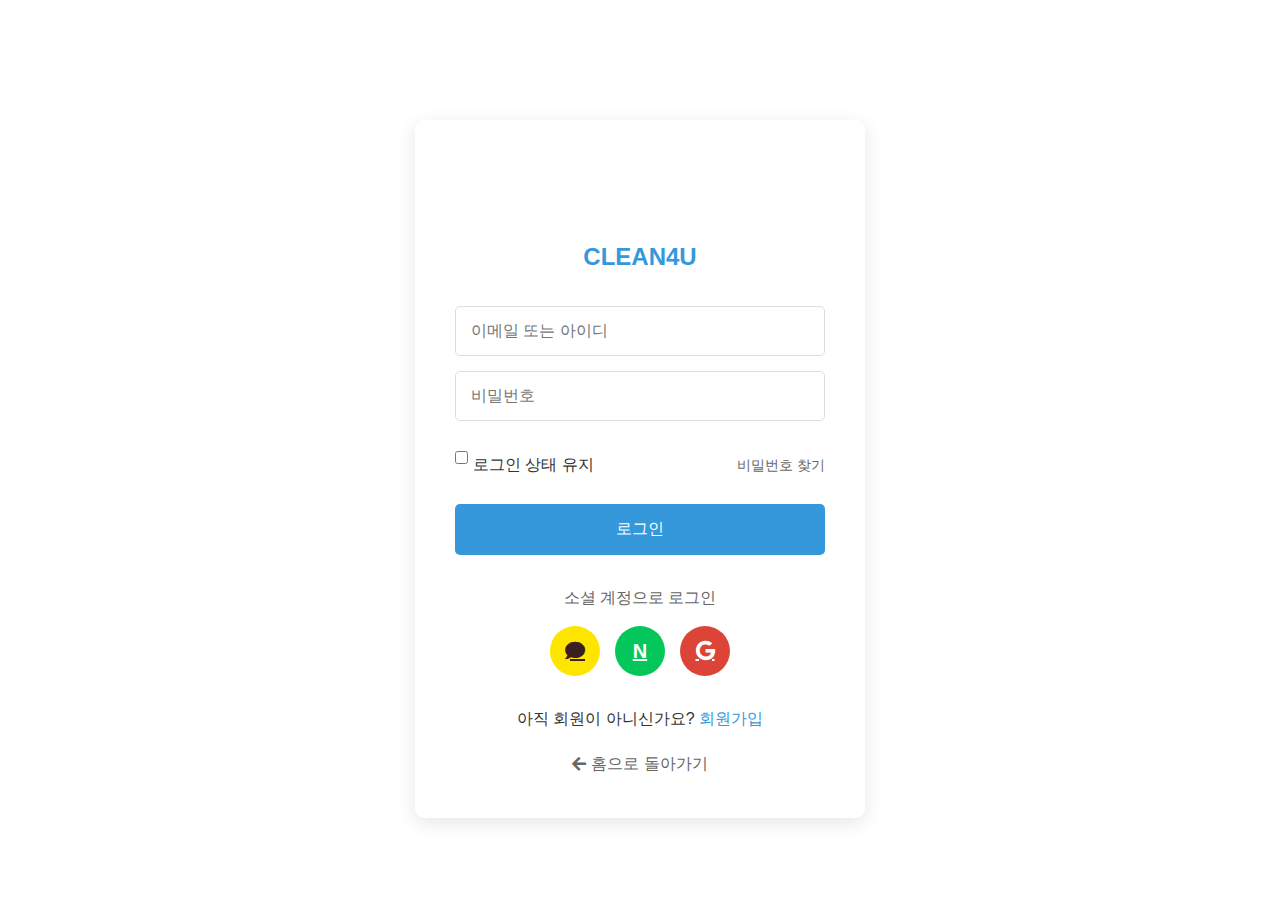
<file: login.html>
<!DOCTYPE html>
<html lang="ko">
<head>
    <meta charset="UTF-8">
    <meta name="viewport" content="width=device-width, initial-scale=1.0">
    <title>클린포유 - 로그인</title>
    <link href="https://fonts.googleapis.com/css2?family=Noto+Sans+KR:wght@300;400;500;700&display=swap" rel="stylesheet">
    <link rel="stylesheet" href="https://cdnjs.cloudflare.com/ajax/libs/font-awesome/5.15.4/css/all.min.css">
    <link rel="stylesheet" href="css/styles.css">
    <style>
        .login-container {
            max-width: 450px;
            margin: 120px auto 50px;
            padding: 40px;
            background-color: white;
            border-radius: 10px;
            box-shadow: 0 5px 20px rgba(0, 0, 0, 0.1);
        }
        
        .login-logo {
            text-align: center;
            margin-bottom: 30px;
        }
        
        .login-logo img {
            height: 60px;
        }
        
        .login-logo div {
            font-size: 24px;
            font-weight: bold;
            color: #3498db;
            margin-top: 10px;
        }
        
        .login-form {
            display: flex;
            flex-direction: column;
        }
        
        .login-form input {
            padding: 15px;
            margin-bottom: 15px;
            border: 1px solid #ddd;
            border-radius: 5px;
            font-size: 16px;
        }
        
        .login-actions {
            display: flex;
            justify-content: space-between;
            align-items: center;
            margin: 15px 0 25px;
        }
        
        .remember-me {
            display: flex;
            align-items: center;
        }
        
        .remember-me input {
            margin-right: 5px;
        }
        
        .forgot-password {
            color: #666;
            text-decoration: none;
            font-size: 14px;
        }
        
        .forgot-password:hover {
            color: #3498db;
            text-decoration: underline;
        }
        
        .login-btn {
            padding: 15px;
            background-color: #3498db;
            color: white;
            border: none;
            border-radius: 5px;
            font-size: 16px;
            font-weight: 500;
            cursor: pointer;
            transition: background-color 0.3s;
        }
        
        .login-btn:hover {
            background-color: #2980b9;
        }
        
        .social-login {
            margin-top: 30px;
            text-align: center;
        }
        
        .social-login p {
            margin-bottom: 15px;
            color: #666;
        }
        
        .social-icons {
            display: flex;
            justify-content: center;
            gap: 15px;
        }
        
        .social-icon {
            width: 50px;
            height: 50px;
            border-radius: 50%;
            display: flex;
            align-items: center;
            justify-content: center;
            font-size: 20px;
            color: white;
            transition: transform 0.3s;
        }
        
        .social-icon:hover {
            transform: translateY(-3px);
        }
        
        .kakao {
            background-color: #FEE500;
            color: #3C1E1E;
        }
        
        .naver {
            background-color: #03C75A;
        }
        
        .google {
            background-color: #DB4437;
        }
        
        .signup-link {
            text-align: center;
            margin-top: 30px;
        }
        
        .signup-link a {
            color: #3498db;
            text-decoration: none;
            font-weight: 500;
        }
        
        .signup-link a:hover {
            text-decoration: underline;
        }
        
        .back-home {
            text-align: center;
            margin-top: 20px;
        }
        
        .back-home a {
            color: #666;
            text-decoration: none;
            display: inline-flex;
            align-items: center;
        }
        
        .back-home a i {
            margin-right: 5px;
        }
        
        .back-home a:hover {
            color: #3498db;
        }
    </style>
</head>
<body>
    <div class="login-container">
        <div class="login-logo">
            <img src="img/logo.png" alt="클린포유 로고">
            <div>CLEAN4U</div>
        </div>
        
        <form class="login-form">
            <input type="text" placeholder="이메일 또는 아이디" required>
            <input type="password" placeholder="비밀번호" required>
            
            <div class="login-actions">
                <div class="remember-me">
                    <input type="checkbox" id="remember">
                    <label for="remember">로그인 상태 유지</label>
                </div>
                <a href="#" class="forgot-password">비밀번호 찾기</a>
            </div>
            
            <button type="submit" class="login-btn">로그인</button>
        </form>
        
        <div class="social-login">
            <p>소셜 계정으로 로그인</p>
            <div class="social-icons">
                <a href="#" class="social-icon kakao">
                    <i class="fas fa-comment"></i>
                </a>
                <a href="#" class="social-icon naver">
                    <strong>N</strong>
                </a>
                <a href="#" class="social-icon google">
                    <i class="fab fa-google"></i>
                </a>
            </div>
        </div>
        
        <div class="signup-link">
            아직 회원이 아니신가요? <a href="#">회원가입</a>
        </div>
        
        <div class="back-home">
            <a href="index.html"><i class="fas fa-arrow-left"></i> 홈으로 돌아가기</a>
        </div>
    </div>
    
    <script>
        document.querySelector('.login-form').addEventListener('submit', function(e) {
            e.preventDefault();
            // 여기에 로그인 처리 로직을 추가
            alert('로그인 기능은 현재 개발 중입니다.');
        });
    </script>
</body>
</html>
</file>
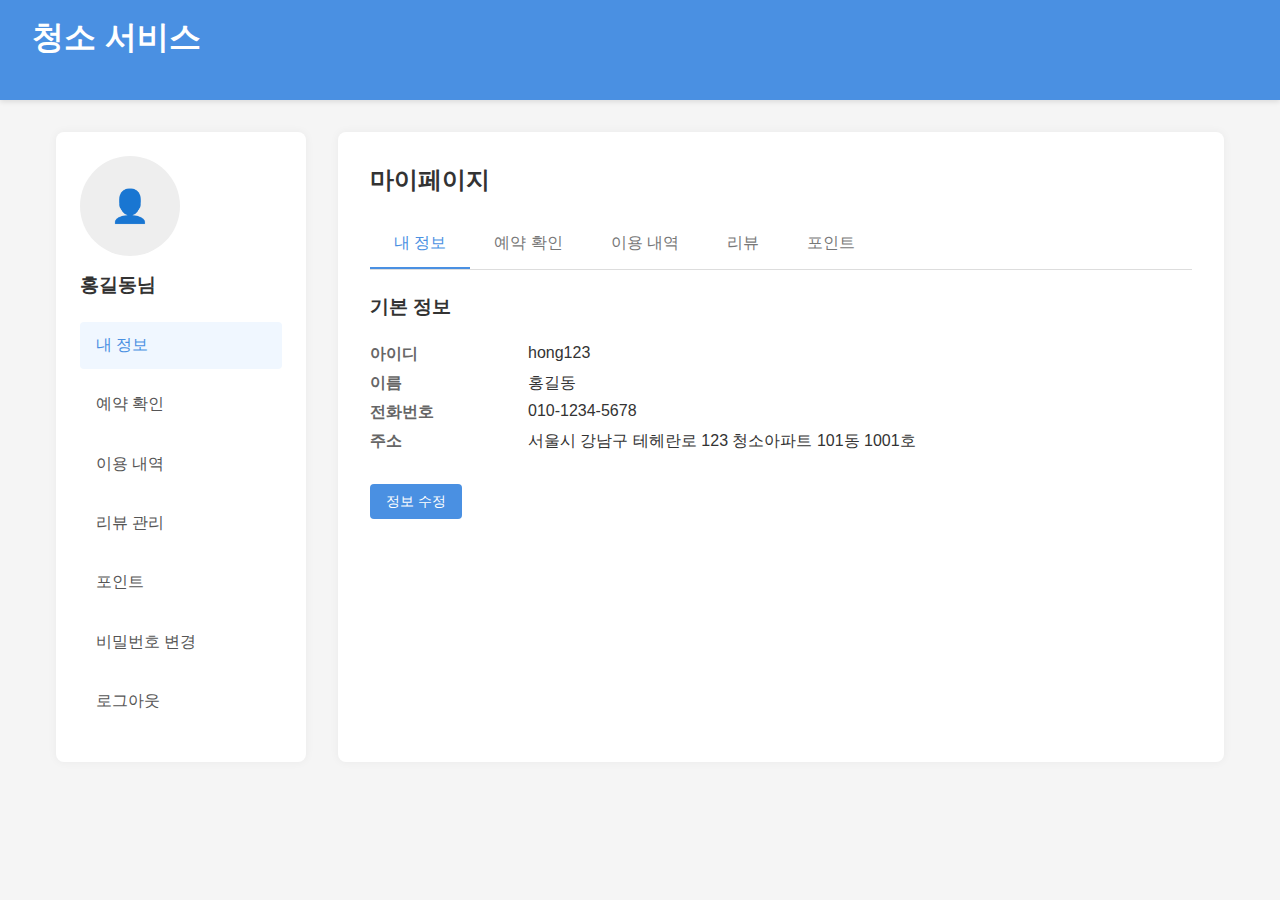
<file: Mypage.html>
<!DOCTYPE html>
<html lang="ko">
<head>
    <meta charset="UTF-8">
    <meta name="viewport" content="width=device-width, initial-scale=1.0">
    <title>마이페이지 - 청소 서비스</title>
    <link rel="stylesheet" href="css/Mypage.css">

</head>
<body>
    <header>
        <h1>청소 서비스</h1>
    </header>

    <div class="container">
        <div class="sidebar">
            <div class="profile-pic">👤</div>
            <h3>홍길동님</h3>
            <ul class="sidebar-menu">
                <li><a href="#" class="active">내 정보</a></li>
                <li><a href="#">예약 확인</a></li>
                <li><a href="#">이용 내역</a></li>
                <li><a href="#">리뷰 관리</a></li>
                <li><a href="#">포인트</a></li>
                <li><a href="#">비밀번호 변경</a></li>
                <li><a href="#">로그아웃</a></li>
            </ul>
        </div>

        <div class="content">
            <h2>마이페이지</h2>

            <div class="tabs">
                <div class="tab active" onclick="switchTab('info')">내 정보</div>
                <div class="tab" onclick="switchTab('reservations')">예약 확인</div>
                <div class="tab" onclick="switchTab('history')">이용 내역</div>
                <div class="tab" onclick="switchTab('reviews')">리뷰</div>
                <div class="tab" onclick="switchTab('points')">포인트</div>
            </div>

            <!-- 내 정보 탭 -->
            <div id="info" class="tab-content active">
                <h3>기본 정보</h3>
                <dl class="user-info">
                    <dt>아이디</dt>
                    <dd>hong123</dd>
                    <dt>이름</dt>
                    <dd>홍길동</dd>
                    <dt>전화번호</dt>
                    <dd>010-1234-5678</dd>
                    <dt>주소</dt>
                    <dd>서울시 강남구 테헤란로 123 청소아파트 101동 1001호</dd>
                </dl>

                <button class="btn" onclick="showEditForm()">정보 수정</button>

                <div id="editForm" style="display: none; margin-top: 2rem;">
                    <h3>정보 수정</h3>
                    <form>
                        <div class="form-group">
                            <label for="phone">전화번호</label>
                            <input type="tel" id="phone" value="010-1234-5678">
                        </div>
                        <div class="form-group">
                            <label for="address">주소</label>
                            <input type="text" id="address" value="서울시 강남구 테헤란로 123 청소아파트 101동 1001호">
                        </div>
                        <div class="form-group">
                            <label for="currentPassword">현재 비밀번호</label>
                            <input type="password" id="currentPassword">
                        </div>
                        <div class="form-group">
                            <label for="newPassword">새 비밀번호</label>
                            <input type="password" id="newPassword">
                        </div>
                        <div class="form-group">
                            <label for="confirmPassword">새 비밀번호 확인</label>
                            <input type="password" id="confirmPassword">
                        </div>
                        <button type="submit" class="btn">저장하기</button>
                        <button type="button" class="btn btn-secondary" onclick="hideEditForm()">취소</button>
                    </form>
                </div>
            </div>

            <!-- 예약 확인 탭 -->
            <div id="reservations" class="tab-content">
                <h3>예약 확인</h3>
                
                <div class="reservation-card">
                    <div class="reservation-header">
                        <div class="reservation-date">2025년 4월 20일 (일) 14:00</div>
                        <div class="reservation-status status-confirmed">예약 확정</div>
                    </div>
                    <div>
                        <p><strong>서비스:</strong> 정기 청소 (2시간)</p>
                        <p><strong>주소:</strong> 서울시 강남구 테헤란로 123 청소아파트 101동 1001호</p>
                    </div>
                    <div class="reservation-details">
                        <p><strong>담당 청소부:</strong> 김청소</p>
                        <p><strong>연락처:</strong> 010-9876-5432</p>
                        <p><strong>결제 금액:</strong> 60,000원</p>
                    </div>
                    <div style="margin-top: 1rem;">
                        <button class="btn">예약 변경</button>
                        <button class="btn btn-secondary">예약 취소</button>
                    </div>
                </div>

                <div class="reservation-card">
                    <div class="reservation-header">
                        <div class="reservation-date">2025년 5월 3일 (토) 10:00</div>
                        <div class="reservation-status status-pending">예약 대기</div>
                    </div>
                    <div>
                        <p><strong>서비스:</strong> 특수 청소 (3시간)</p>
                        <p><strong>주소:</strong> 서울시 강남구 테헤란로 123 청소아파트 101동 1001호</p>
                    </div>
                    <div class="reservation-details">
                        <p><strong>담당 청소부:</strong> 미배정</p>
                        <p><strong>결제 금액:</strong> 90,000원</p>
                    </div>
                    <div style="margin-top: 1rem;">
                        <button class="btn">예약 변경</button>
                        <button class="btn btn-secondary">예약 취소</button>
                    </div>
                </div>
            </div>

            <!-- 이용 내역 탭 -->
            <div id="history" class="tab-content">
                <h3>이용 내역</h3>
                <table>
                    <thead>
                        <tr>
                            <th>날짜</th>
                            <th>서비스</th>
                            <th>청소부</th>
                            <th>금액</th>
                            <th>상태</th>
                            <th>리뷰</th>
                        </tr>
                    </thead>
                    <tbody>
                        <tr>
                            <td>2025.04.01</td>
                            <td>정기 청소 (2시간)</td>
                            <td>김청소</td>
                            <td>60,000원</td>
                            <td>완료</td>
                            <td><button class="btn">리뷰 작성</button></td>
                        </tr>
                        <tr>
                            <td>2025.03.15</td>
                            <td>이사 청소 (4시간)</td>
                            <td>이청소</td>
                            <td>120,000원</td>
                            <td>완료</td>
                            <td><button class="btn" disabled>작성 완료</button></td>
                        </tr>
                        <tr>
                            <td>2025.03.01</td>
                            <td>정기 청소 (2시간)</td>
                            <td>김청소</td>
                            <td>60,000원</td>
                            <td>완료</td>
                            <td><button class="btn" disabled>작성 완료</button></td>
                        </tr>
                        <tr>
                            <td>2025.02.15</td>
                            <td>정기 청소 (2시간)</td>
                            <td>박청소</td>
                            <td>60,000원</td>
                            <td>완료</td>
                            <td><button class="btn" disabled>작성 완료</button></td>
                        </tr>
                        <tr>
                            <td>2025.02.01</td>
                            <td>특수 청소 (3시간)</td>
                            <td>김청소</td>
                            <td>90,000원</td>
                            <td>완료</td>
                            <td><button class="btn" disabled>작성 완료</button></td>
                        </tr>
                    </tbody>
                </table>
            </div>

            <!-- 리뷰 탭 -->
            <div id="reviews" class="tab-content">
                <h3>내가 작성한 리뷰</h3>
                
                <div class="review-item">
                    <div class="review-header">
                        <div>
                            <strong>정기 청소 (2시간)</strong>
                            <div class="stars">★★★★★</div>
                        </div>
                        <div>2025.03.15</div>
                    </div>
                    <p>김청소님이 정말 깔끔하게 청소해주셨어요. 구석구석 놓치지 않고 깨끗하게 청소해주셔서 너무 만족스럽습니다. 다음에도 꼭 김청소님께 부탁드리고 싶어요!</p>
                    <div style="margin-top: 0.5rem;">
                        <button class="btn btn-secondary">수정</button>
                        <button class="btn btn-secondary">삭제</button>
                    </div>
                </div>

                <div class="review-item">
                    <div class="review-header">
                        <div>
                            <strong>이사 청소 (4시간)</strong>
                            <div class="stars">★★★★☆</div>
                        </div>
                        <div>2025.03.01</div>
                    </div>
                    <p>이사 후 집안 청소를 맡겼는데 전체적으로 만족스러웠습니다. 다만 욕실 곰팡이 부분이 완전히 제거되지 않아 아쉬웠어요. 하지만 이청소님의 친절함과 성실함은 정말 좋았습니다.</p>
                    <div style="margin-top: 0.5rem;">
                        <button class="btn btn-secondary">수정</button>
                        <button class="btn btn-secondary">삭제</button>
                    </div>
                </div>

                <div class="review-item">
                    <div class="review-header">
                        <div>
                            <strong>정기 청소 (2시간)</strong>
                            <div class="stars">★★★★★</div>
                        </div>
                        <div>2025.02.15</div>
                    </div>
                    <p>박청소님의 꼼꼼한 청소 덕분에 집이 반짝반짝 빛나네요! 특히 주방 기름때 제거가 완벽했습니다. 정말 추천합니다.</p>
                    <div style="margin-top: 0.5rem;">
                        <button class="btn btn-secondary">수정</button>
                        <button class="btn btn-secondary">삭제</button>
                    </div>
                </div>
            </div>
            <script src="js/Mypage.js"></script>
            <!-- 포인트 탭 -->
            <div id="points" class="tab-content">
                <h3>포인트</h3>
                
                <div class="point-box">
                    <div>사용 가능한 포인트</div>
                    <div class="point-amount">12,500 P</div>
                    <button class="btn">포인트 사용하기</button>
                </div>
                
                <h4>포인트 내역</h4>
                <table>
                    <thead>
                        <tr>
                            <th>날짜</th>
                            <th>내용</th>
                            <th>포인트</th>
                            <th>상태</th>
                        </tr>
                    </thead>
                    <tbody>
                        <tr>
                            <td>2025.04.01</td>
                            <td>정기 청소 이용 적립</td>
                            <td>+3,000 P</td>
                            <td>적립</td>
                        </tr>
                        <tr>
                            <td>2025.03.15</td>
                            <td>이사 청소 이용 적립</td>
                            <td>+6,000 P</td>
                            <td>적립</td>
                        </tr>
                        <tr>
                            <td>2025.03.05</td>
                            <td>친구 추천 보너스</td>
                            <td>+5,000 P</td>
                            <td>적립</td>
                        </tr>
                        <tr>
                            <td>2025.03.01</td>
                            <td>정기 청소 이용 적립</td>
                            <td>+3,000 P</td>
                            <td>적립</td>
                        </tr>
                        <tr>
                            <td>2025.02.20</td>
                            <td>포인트 사용</td>
                            <td>-10,000 P</td>
                            <td>사용</td>
                        </tr>
                    </tbody>
                </table>
            </div>
        </div>
    </div>
</body>
</html>
</file>
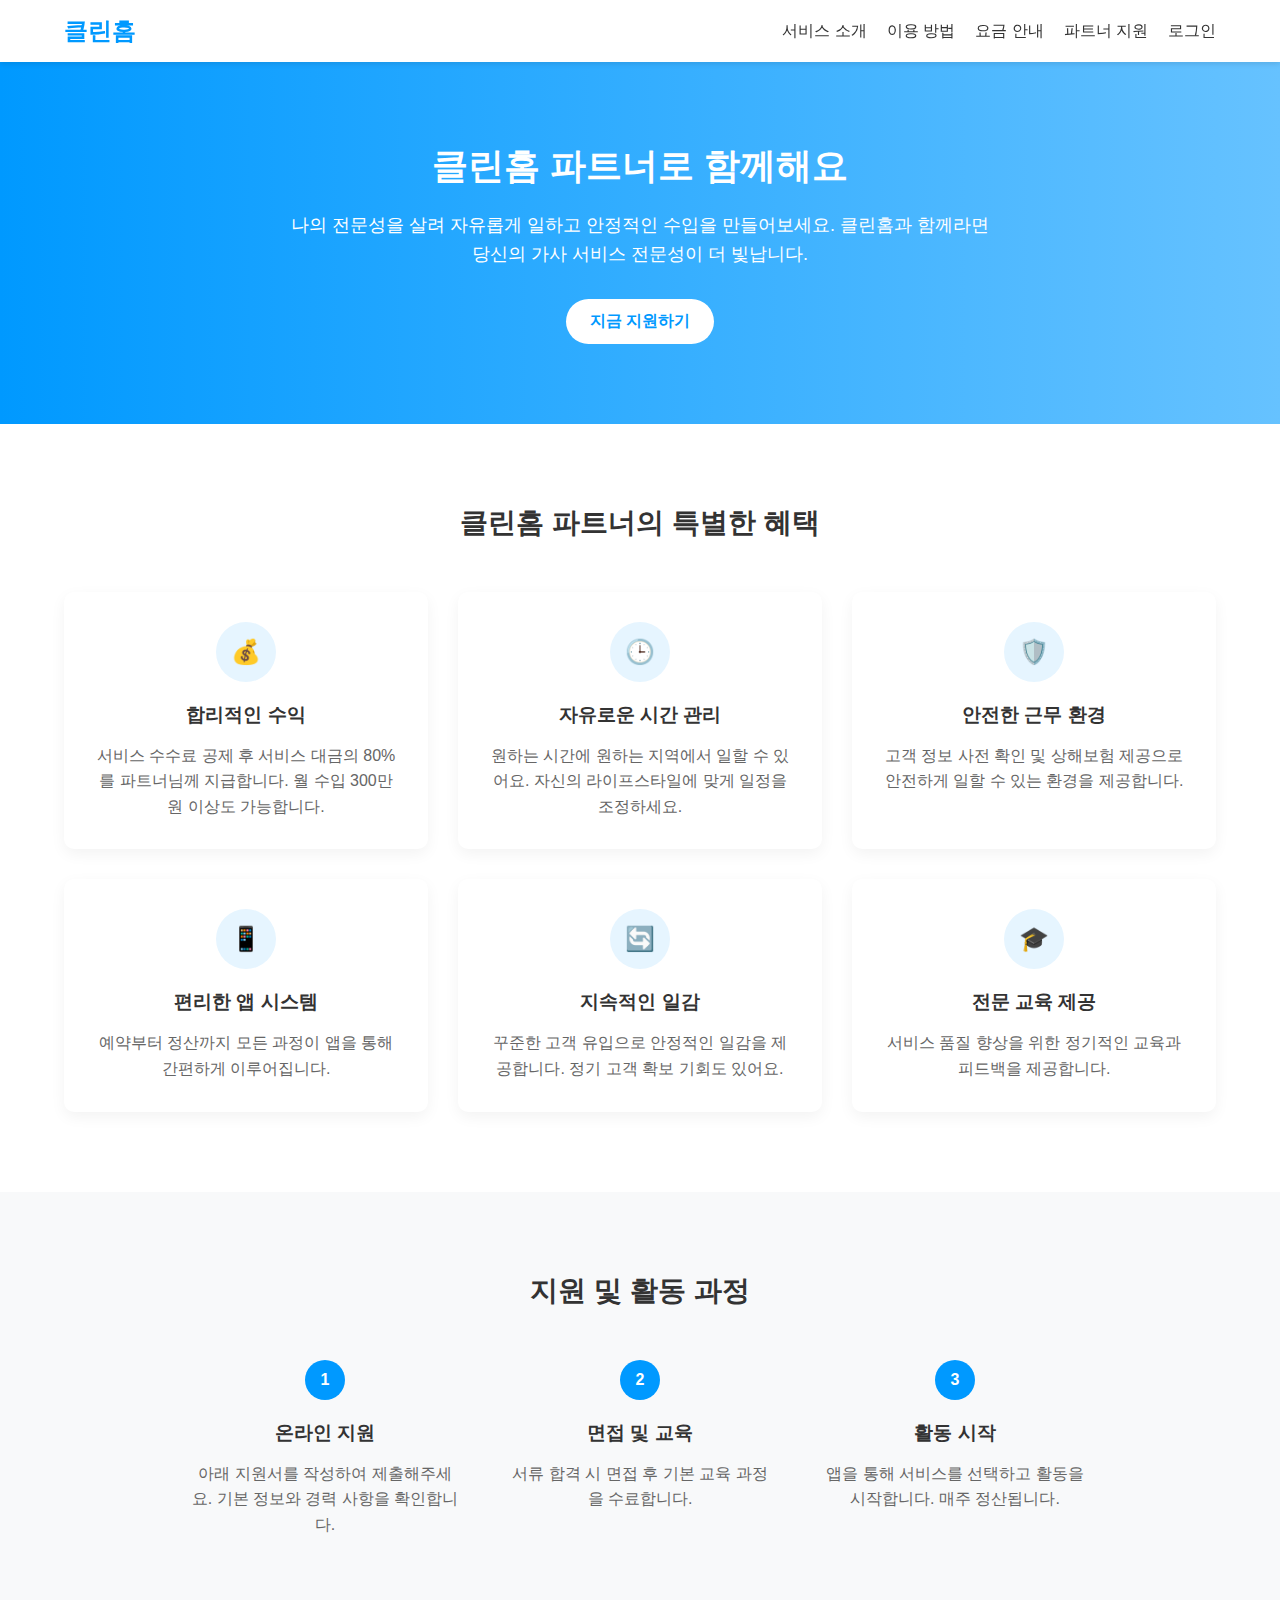
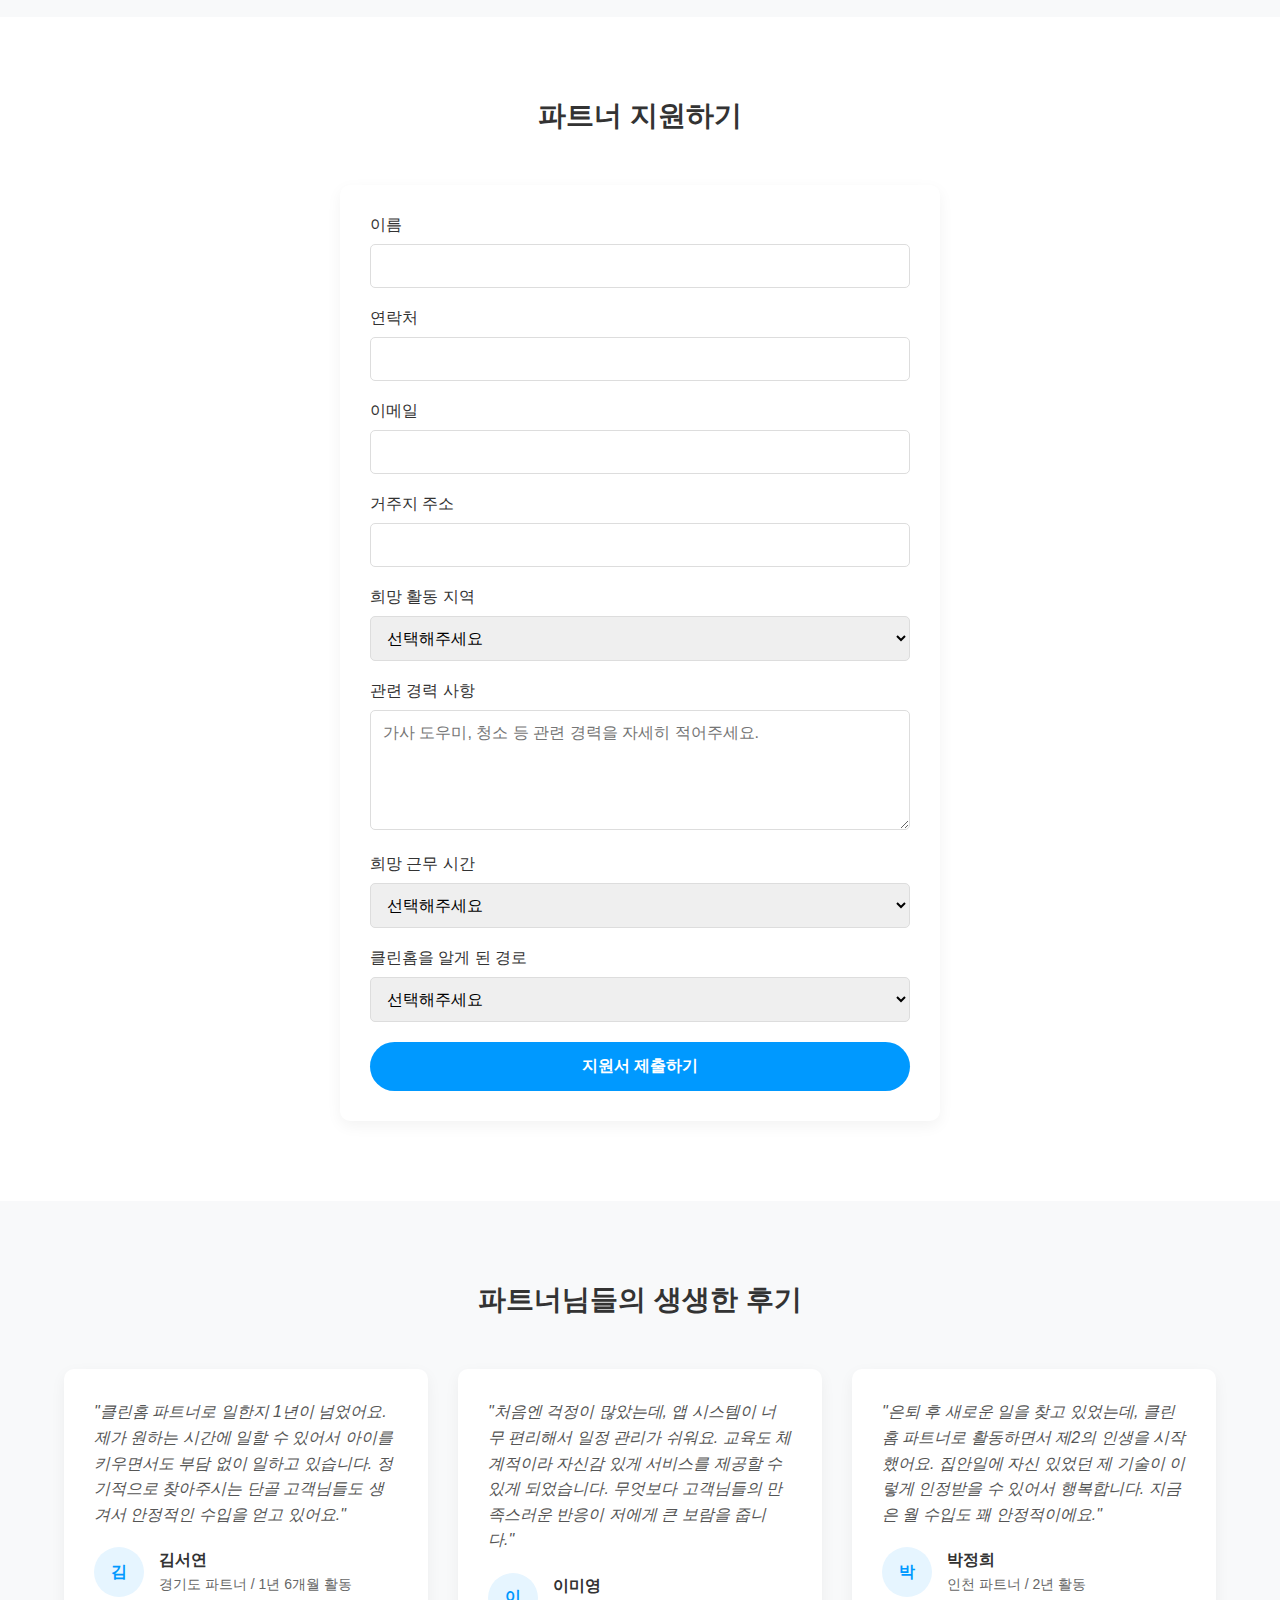
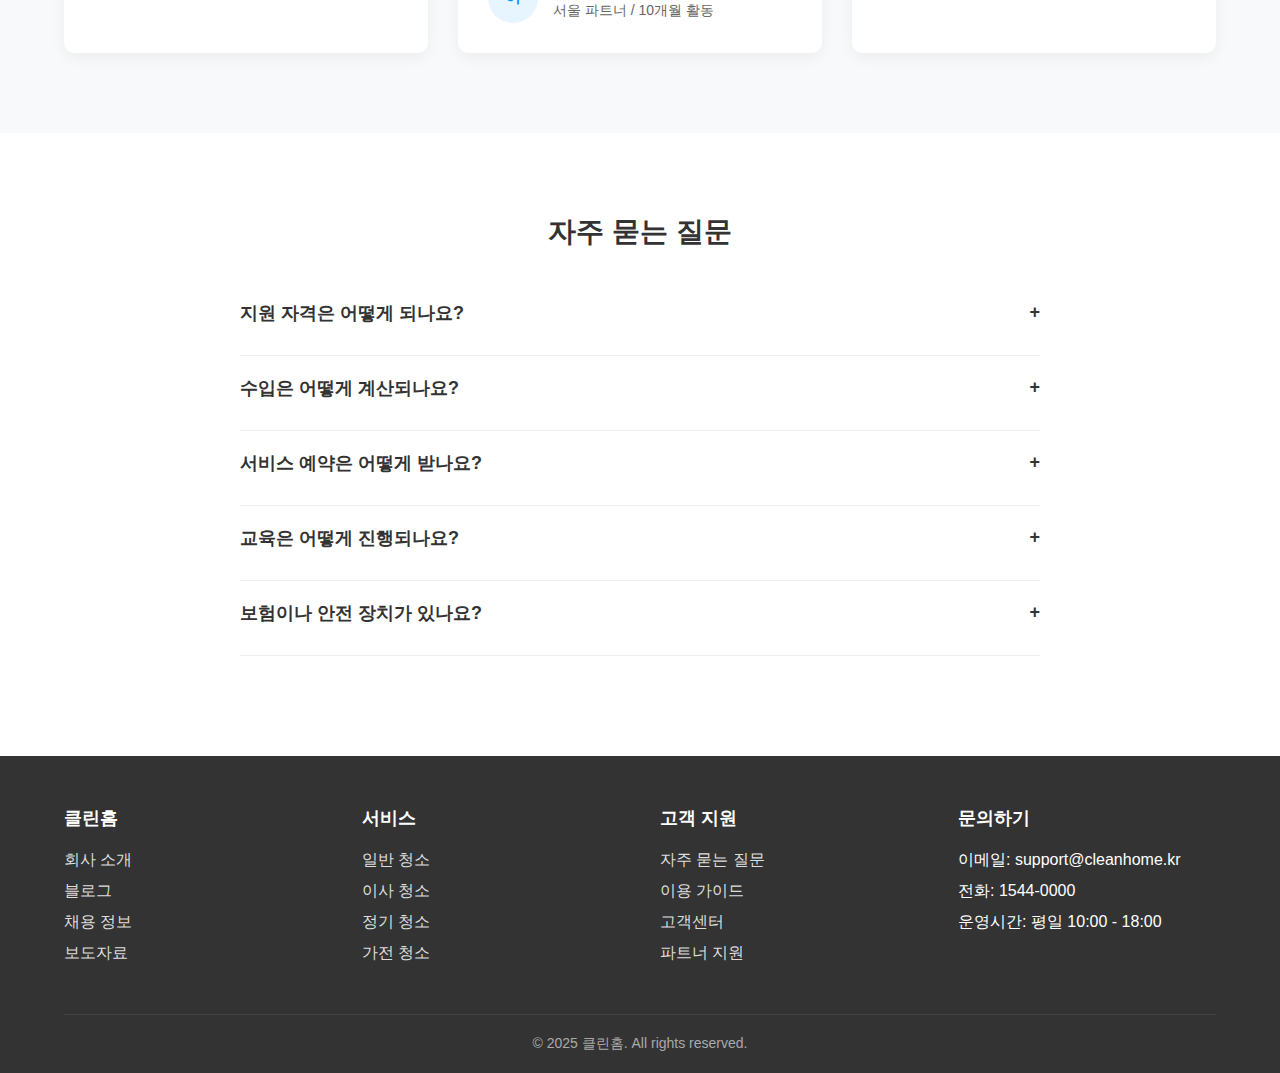
<file: partner.html>
<!DOCTYPE html>
<html lang="ko">
<head>
    <meta charset="UTF-8">
    <meta name="viewport" content="width=device-width, initial-scale=1.0">
    <title>가사 서비스 파트너 지원하기</title>
    <style>
        * {
            margin: 0;
            padding: 0;
            box-sizing: border-box;
            font-family: 'Noto Sans KR', sans-serif;
        }
        
        body {
            background-color: #f8f9fa;
            color: #333;
        }
        
        .header {
            background-color: white;
            box-shadow: 0 2px 5px rgba(0,0,0,0.1);
            padding: 15px 0;
            position: sticky;
            top: 0;
            z-index: 100;
        }
        
        .container {
            width: 90%;
            max-width: 1200px;
            margin: 0 auto;
        }
        
        .nav {
            display: flex;
            justify-content: space-between;
            align-items: center;
        }
        
        .logo {
            font-size: 24px;
            font-weight: bold;
            color: #0099ff;
        }
        
        .nav-links {
            display: flex;
            list-style: none;
        }
        
        .nav-links li {
            margin-left: 20px;
        }
        
        .nav-links a {
            text-decoration: none;
            color: #333;
            font-weight: 500;
        }
        
        .hero {
            background: linear-gradient(to right, #0099ff, #66c2ff);
            color: white;
            padding: 80px 0;
            text-align: center;
        }
        
        .hero h1 {
            font-size: 36px;
            margin-bottom: 20px;
        }
        
        .hero p {
            font-size: 18px;
            max-width: 700px;
            margin: 0 auto 30px;
            line-height: 1.6;
        }
        
        .btn {
            display: inline-block;
            background-color: white;
            color: #0099ff;
            padding: 12px 24px;
            border-radius: 30px;
            text-decoration: none;
            font-weight: bold;
            transition: all 0.3s ease;
        }
        
        .btn:hover {
            transform: translateY(-3px);
            box-shadow: 0 5px 15px rgba(0,0,0,0.1);
        }
        
        .benefits {
            padding: 80px 0;
            background-color: white;
        }
        
        .section-title {
            text-align: center;
            font-size: 28px;
            margin-bottom: 50px;
            color: #333;
        }
        
        .benefits-grid {
            display: grid;
            grid-template-columns: repeat(auto-fit, minmax(300px, 1fr));
            gap: 30px;
        }
        
        .benefit-card {
            background-color: white;
            padding: 30px;
            border-radius: 10px;
            box-shadow: 0 5px 15px rgba(0,0,0,0.05);
            text-align: center;
            transition: all 0.3s ease;
        }
        
        .benefit-card:hover {
            transform: translateY(-5px);
            box-shadow: 0 8px 20px rgba(0,0,0,0.1);
        }
        
        .benefit-icon {
            width: 60px;
            height: 60px;
            background-color: #e6f5ff;
            border-radius: 50%;
            display: flex;
            align-items: center;
            justify-content: center;
            margin: 0 auto 20px;
            color: #0099ff;
            font-size: 24px;
        }
        
        .benefit-card h3 {
            margin-bottom: 15px;
            color: #333;
        }
        
        .benefit-card p {
            color: #666;
            line-height: 1.6;
        }
        
        .how-it-works {
            padding: 80px 0;
            background-color: #f8f9fa;
        }
        
        .steps {
            display: flex;
            flex-wrap: wrap;
            justify-content: space-between;
            max-width: 900px;
            margin: 0 auto;
        }
        
        .step {
            flex-basis: 30%;
            text-align: center;
            position: relative;
        }
        
        .step-number {
            width: 40px;
            height: 40px;
            background-color: #0099ff;
            color: white;
            border-radius: 50%;
            display: flex;
            align-items: center;
            justify-content: center;
            margin: 0 auto 20px;
            font-weight: bold;
        }
        
        .step h3 {
            margin-bottom: 15px;
            color: #333;
        }
        
        .step p {
            color: #666;
            line-height: 1.6;
        }
        
        .application-form {
            background-color: white;
            padding: 80px 0;
        }
        
        form {
            max-width: 600px;
            margin: 0 auto;
            background-color: white;
            padding: 30px;
            border-radius: 10px;
            box-shadow: 0 5px 15px rgba(0,0,0,0.05);
        }
        
        .form-group {
            margin-bottom: 20px;
        }
        
        label {
            display: block;
            margin-bottom: 8px;
            font-weight: 500;
            color: #333;
        }
        
        input, select, textarea {
            width: 100%;
            padding: 12px;
            border: 1px solid #ddd;
            border-radius: 5px;
            font-size: 16px;
        }
        
        textarea {
            height: 120px;
            resize: vertical;
        }
        
        .submit-btn {
            background-color: #0099ff;
            color: white;
            border: none;
            padding: 14px 24px;
            border-radius: 30px;
            font-size: 16px;
            font-weight: bold;
            cursor: pointer;
            transition: all 0.3s ease;
            display: block;
            width: 100%;
            margin-top: 20px;
        }
        
        .submit-btn:hover {
            background-color: #007acc;
        }
        
        .testimonials {
            padding: 80px 0;
            background-color: #f8f9fa;
        }
        
        .testimonial-grid {
            display: grid;
            grid-template-columns: repeat(auto-fit, minmax(300px, 1fr));
            gap: 30px;
        }
        
        .testimonial-card {
            background-color: white;
            padding: 30px;
            border-radius: 10px;
            box-shadow: 0 5px 15px rgba(0,0,0,0.05);
        }
        
        .testimonial-text {
            font-style: italic;
            margin-bottom: 20px;
            color: #555;
            line-height: 1.6;
        }
        
        .testimonial-author {
            display: flex;
            align-items: center;
        }
        
        .testimonial-avatar {
            width: 50px;
            height: 50px;
            border-radius: 50%;
            margin-right: 15px;
            object-fit: cover;
            background-color: #e6f5ff;
            display: flex;
            align-items: center;
            justify-content: center;
            color: #0099ff;
            font-weight: bold;
        }
        
        .author-info h4 {
            margin-bottom: 5px;
            color: #333;
        }
        
        .author-info p {
            color: #666;
            font-size: 14px;
        }
        
        .faq {
            padding: 80px 0;
            background-color: white;
        }
        
        .faq-container {
            max-width: 800px;
            margin: 0 auto;
        }
        
        .faq-item {
            margin-bottom: 20px;
            border-bottom: 1px solid #eee;
            padding-bottom: 20px;
        }
        
        .faq-question {
            font-weight: bold;
            font-size: 18px;
            margin-bottom: 10px;
            color: #333;
            cursor: pointer;
            display: flex;
            justify-content: space-between;
            align-items: center;
        }
        
        .faq-answer {
            color: #666;
            line-height: 1.6;
        }
        
        .footer {
            background-color: #333;
            color: white;
            padding: 50px 0 20px;
        }
        
        .footer-content {
            display: grid;
            grid-template-columns: repeat(auto-fit, minmax(200px, 1fr));
            gap: 40px;
            margin-bottom: 40px;
        }
        
        .footer-column h3 {
            margin-bottom: 20px;
            font-size: 18px;
        }
        
        .footer-links {
            list-style: none;
        }
        
        .footer-links li {
            margin-bottom: 10px;
        }
        
        .footer-links a {
            color: #ddd;
            text-decoration: none;
            transition: color 0.3s;
        }
        
        .footer-links a:hover {
            color: #0099ff;
        }
        
        .footer-bottom {
            text-align: center;
            padding-top: 20px;
            border-top: 1px solid #444;
            color: #aaa;
            font-size: 14px;
        }
        
        @media (max-width: 768px) {
            .steps {
                flex-direction: column;
            }
            
            .step {
                margin-bottom: 30px;
            }
            
            .nav-links {
                display: none;
            }
        }
    </style>
</head>
<body>
    <header class="header">
        <div class="container">
            <nav class="nav">
                <div class="logo">클린홈</div>
                <ul class="nav-links">
                    <li><a href="#">서비스 소개</a></li>
                    <li><a href="#">이용 방법</a></li>
                    <li><a href="#">요금 안내</a></li>
                    <li><a href="#">파트너 지원</a></li>
                    <li><a href="#">로그인</a></li>
                </ul>
            </nav>
        </div>
    </header>

    <section class="hero">
        <div class="container">
            <h1>클린홈 파트너로 함께해요</h1>
            <p>나의 전문성을 살려 자유롭게 일하고 안정적인 수입을 만들어보세요. 클린홈과 함께라면 당신의 가사 서비스 전문성이 더 빛납니다.</p>
            <a href="#application" class="btn">지금 지원하기</a>
        </div>
    </section>

    <section class="benefits">
        <div class="container">
            <h2 class="section-title">클린홈 파트너의 특별한 혜택</h2>
            <div class="benefits-grid">
                <div class="benefit-card">
                    <div class="benefit-icon">💰</div>
                    <h3>합리적인 수익</h3>
                    <p>서비스 수수료 공제 후 서비스 대금의 80%를 파트너님께 지급합니다. 월 수입 300만원 이상도 가능합니다.</p>
                </div>
                <div class="benefit-card">
                    <div class="benefit-icon">🕒</div>
                    <h3>자유로운 시간 관리</h3>
                    <p>원하는 시간에 원하는 지역에서 일할 수 있어요. 자신의 라이프스타일에 맞게 일정을 조정하세요.</p>
                </div>
                <div class="benefit-card">
                    <div class="benefit-icon">🛡️</div>
                    <h3>안전한 근무 환경</h3>
                    <p>고객 정보 사전 확인 및 상해보험 제공으로 안전하게 일할 수 있는 환경을 제공합니다.</p>
                </div>
                <div class="benefit-card">
                    <div class="benefit-icon">📱</div>
                    <h3>편리한 앱 시스템</h3>
                    <p>예약부터 정산까지 모든 과정이 앱을 통해 간편하게 이루어집니다.</p>
                </div>
                <div class="benefit-card">
                    <div class="benefit-icon">🔄</div>
                    <h3>지속적인 일감</h3>
                    <p>꾸준한 고객 유입으로 안정적인 일감을 제공합니다. 정기 고객 확보 기회도 있어요.</p>
                </div>
                <div class="benefit-card">
                    <div class="benefit-icon">🎓</div>
                    <h3>전문 교육 제공</h3>
                    <p>서비스 품질 향상을 위한 정기적인 교육과 피드백을 제공합니다.</p>
                </div>
            </div>
        </div>
    </section>

    <section class="how-it-works">
        <div class="container">
            <h2 class="section-title">지원 및 활동 과정</h2>
            <div class="steps">
                <div class="step">
                    <div class="step-number">1</div>
                    <h3>온라인 지원</h3>
                    <p>아래 지원서를 작성하여 제출해주세요. 기본 정보와 경력 사항을 확인합니다.</p>
                </div>
                <div class="step">
                    <div class="step-number">2</div>
                    <h3>면접 및 교육</h3>
                    <p>서류 합격 시 면접 후 기본 교육 과정을 수료합니다.</p>
                </div>
                <div class="step">
                    <div class="step-number">3</div>
                    <h3>활동 시작</h3>
                    <p>앱을 통해 서비스를 선택하고 활동을 시작합니다. 매주 정산됩니다.</p>
                </div>
            </div>
        </div>
    </section>

    <section class="application-form" id="application">
        <div class="container">
            <h2 class="section-title">파트너 지원하기</h2>
            <form>
                <div class="form-group">
                    <label for="name">이름</label>
                    <input type="text" id="name" name="name" required>
                </div>
                
                <div class="form-group">
                    <label for="phone">연락처</label>
                    <input type="tel" id="phone" name="phone" required>
                </div>
                
                <div class="form-group">
                    <label for="email">이메일</label>
                    <input type="email" id="email" name="email" required>
                </div>
                
                <div class="form-group">
                    <label for="address">거주지 주소</label>
                    <input type="text" id="address" name="address" required>
                </div>
                
                <div class="form-group">
                    <label for="service-area">희망 활동 지역</label>
                    <select id="service-area" name="service-area" required>
                        <option value="">선택해주세요</option>
                        <option value="서울">서울</option>
                        <option value="경기">경기</option>
                        <option value="인천">인천</option>
                        <option value="부산">부산</option>
                        <option value="대구">대구</option>
                        <option value="대전">대전</option>
                        <option value="광주">광주</option>
                        <option value="기타">기타</option>
                    </select>
                </div>
                
                <div class="form-group">
                    <label for="experience">관련 경력 사항</label>
                    <textarea id="experience" name="experience" placeholder="가사 도우미, 청소 등 관련 경력을 자세히 적어주세요."></textarea>
                </div>
                
                <div class="form-group">
                    <label for="time-preference">희망 근무 시간</label>
                    <select id="time-preference" name="time-preference" required>
                        <option value="">선택해주세요</option>
                        <option value="weekday-morning">평일 오전</option>
                        <option value="weekday-afternoon">평일 오후</option>
                        <option value="weekend">주말</option>
                        <option value="flexible">유동적</option>
                    </select>
                </div>
                
                <div class="form-group">
                    <label for="how-know">클린홈을 알게 된 경로</label>
                    <select id="how-know" name="how-know">
                        <option value="">선택해주세요</option>
                        <option value="internet">인터넷 검색</option>
                        <option value="sns">SNS</option>
                        <option value="friend">지인 소개</option>
                        <option value="ad">광고</option>
                        <option value="other">기타</option>
                    </select>
                </div>
                
                <button type="submit" class="submit-btn">지원서 제출하기</button>
            </form>
        </div>
    </section>

    <section class="testimonials">
        <div class="container">
            <h2 class="section-title">파트너님들의 생생한 후기</h2>
            <div class="testimonial-grid">
                <div class="testimonial-card">
                    <p class="testimonial-text">"클린홈 파트너로 일한지 1년이 넘었어요. 제가 원하는 시간에 일할 수 있어서 아이를 키우면서도 부담 없이 일하고 있습니다. 정기적으로 찾아주시는 단골 고객님들도 생겨서 안정적인 수입을 얻고 있어요."</p>
                    <div class="testimonial-author">
                        <div class="testimonial-avatar">김</div>
                        <div class="author-info">
                            <h4>김서연</h4>
                            <p>경기도 파트너 / 1년 6개월 활동</p>
                        </div>
                    </div>
                </div>
                <div class="testimonial-card">
                    <p class="testimonial-text">"처음엔 걱정이 많았는데, 앱 시스템이 너무 편리해서 일정 관리가 쉬워요. 교육도 체계적이라 자신감 있게 서비스를 제공할 수 있게 되었습니다. 무엇보다 고객님들의 만족스러운 반응이 저에게 큰 보람을 줍니다."</p>
                    <div class="testimonial-author">
                        <div class="testimonial-avatar">이</div>
                        <div class="author-info">
                            <h4>이미영</h4>
                            <p>서울 파트너 / 10개월 활동</p>
                        </div>
                    </div>
                </div>
                <div class="testimonial-card">
                    <p class="testimonial-text">"은퇴 후 새로운 일을 찾고 있었는데, 클린홈 파트너로 활동하면서 제2의 인생을 시작했어요. 집안일에 자신 있었던 제 기술이 이렇게 인정받을 수 있어서 행복합니다. 지금은 월 수입도 꽤 안정적이에요."</p>
                    <div class="testimonial-author">
                        <div class="testimonial-avatar">박</div>
                        <div class="author-info">
                            <h4>박정희</h4>
                            <p>인천 파트너 / 2년 활동</p>
                        </div>
                    </div>
                </div>
            </div>
        </div>
    </section>

    <section class="faq">
        <div class="container">
            <h2 class="section-title">자주 묻는 질문</h2>
            <div class="faq-container">
                <div class="faq-item">
                    <div class="faq-question">
                        <span>지원 자격은 어떻게 되나요?</span>
                        <span>+</span>
                    </div>
                    <div class="faq-answer">
                        만 18세 이상이면 누구나 지원 가능합니다. 가사 서비스 경험이 있으면 더 좋지만, 없어도 기본 교육을 통해 활동할 수 있습니다.
                    </div>
                </div>
                <div class="faq-item">
                    <div class="faq-question">
                        <span>수입은 어떻게 계산되나요?</span>
                        <span>+</span>
                    </div>
                    <div class="faq-answer">
                        서비스 수수료 20%를 제외한 80%가 파트너님께 지급됩니다. 주 단위로 정산되며, 활동량에 따라 월 300만원 이상도 가능합니다.
                    </div>
                </div>
                <div class="faq-item">
                    <div class="faq-question">
                        <span>서비스 예약은 어떻게 받나요?</span>
                        <span>+</span>
                    </div>
                    <div class="faq-answer">
                        파트너 앱을 통해 활동 가능 시간을 설정하면, 그에 맞는 서비스 요청이 들어옵니다. 원하는 서비스를 선택하여 수락하면 됩니다.
                    </div>
                </div>
                <div class="faq-item">
                    <div class="faq-question">
                        <span>교육은 어떻게 진행되나요?</span>
                        <span>+</span>
                    </div>
                    <div class="faq-answer">
                        기본 교육은 온라인과 오프라인으로 진행됩니다. 서비스 품질 향상을 위한 추가 교육도 정기적으로 제공됩니다.
                    </div>
                </div>
                <div class="faq-item">
                    <div class="faq-question">
                        <span>보험이나 안전 장치가 있나요?</span>
                        <span>+</span>
                    </div>
                    <div class="faq-answer">
                        파트너님의 안전을 위해 상해보험을 제공하고 있으며, 서비스 전 고객 정보를 확인하여 안전한 환경에서 일할 수 있도록 지원합니다.
                    </div>
                </div>
            </div>
        </div>
    </section>

    <footer class="footer">
        <div class="container">
            <div class="footer-content">
                <div class="footer-column">
                    <h3>클린홈</h3>
                    <ul class="footer-links">
                        <li><a href="#">회사 소개</a></li>
                        <li><a href="#">블로그</a></li>
                        <li><a href="#">채용 정보</a></li>
                        <li><a href="#">보도자료</a></li>
                    </ul>
                </div>
                <div class="footer-column">
                    <h3>서비스</h3>
                    <ul class="footer-links">
                        <li><a href="#">일반 청소</a></li>
                        <li><a href="#">이사 청소</a></li>
                        <li><a href="#">정기 청소</a></li>
                        <li><a href="#">가전 청소</a></li>
                    </ul>
                </div>
                <div class="footer-column">
                    <h3>고객 지원</h3>
                    <ul class="footer-links">
                        <li><a href="#">자주 묻는 질문</a></li>
                        <li><a href="#">이용 가이드</a></li>
                        <li><a href="#">고객센터</a></li>
                        <li><a href="#">파트너 지원</a></li>
                    </ul>
                </div>
                <div class="footer-column">
                    <h3>문의하기</h3>
                    <ul class="footer-links">
                        <li>이메일: support@cleanhome.kr</li>
                        <li>전화: 1544-0000</li>
                        <li>운영시간: 평일 10:00 - 18:00</li>
                    </ul>
                </div>
            </div>
            <div class="footer-bottom">
                <p>&copy; 2025 클린홈. All rights reserved.</p>
            </div>
        </div>
    </footer>

    <script>
        // FAQ 토글 기능
        document.querySelectorAll('.faq-question').forEach(question => {
            question.addEventListener('click', () => {
                const answer = question.nextElementSibling;
                const isOpen = answer.style.display === 'block';
                
                answer.style.display = isOpen ? 'none' : 'block';
                question.querySelector('span:last-child').textContent = isOpen ? '+' : '-';
            });
        });

        // 초기 상태에서는 답변 숨기기
        document.querySelectorAll('.faq-answer').forEach(answer => {
            answer.style.display = 'none';
        });

        // 폼 제출 처리
        document.querySelector('form').addEventListener('submit', function(e) {
            e.preventDefault();
            alert('지원서가 성공적으로 제출되었습니다. 검토 후 연락드리겠습니다.');
        });
    </script>
</body>
</html>
</file>
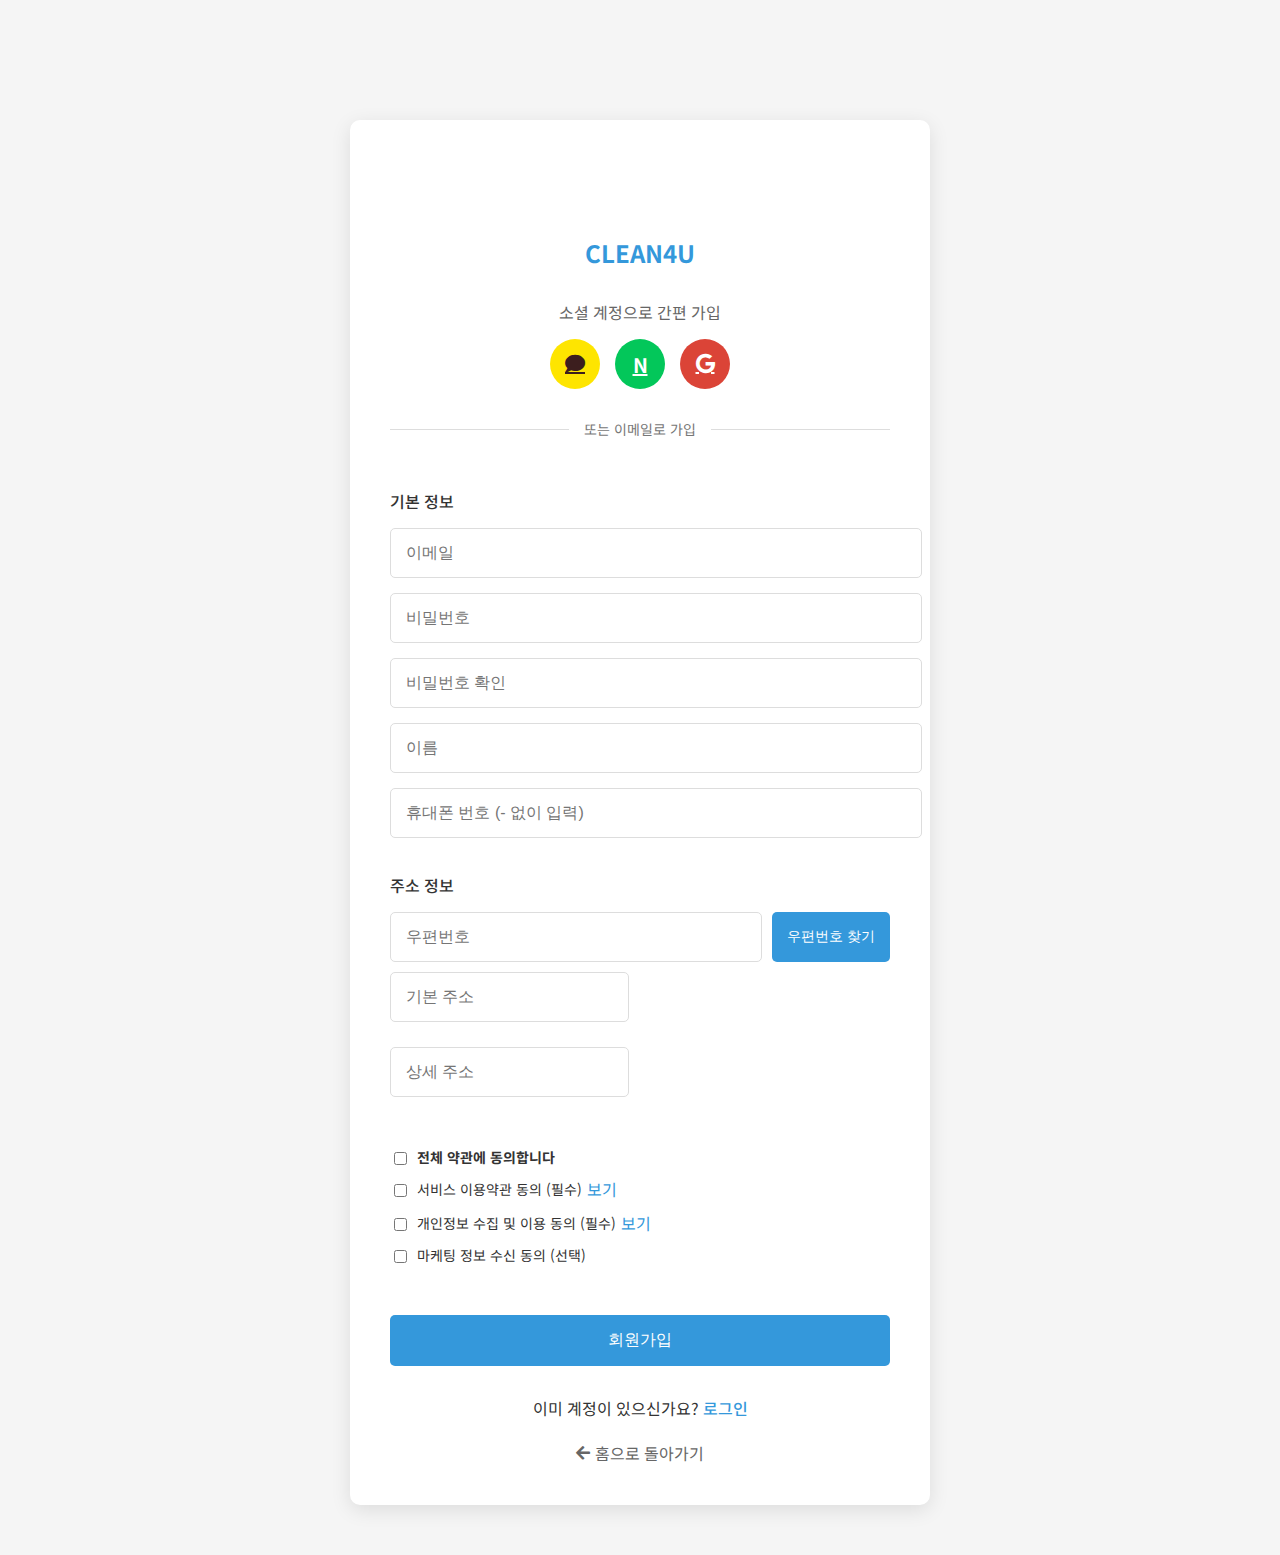
<file: register.html>
<!DOCTYPE html>
<html lang="ko">
<head>
    <meta charset="UTF-8">
    <meta name="viewport" content="width=device-width, initial-scale=1.0">
    <title>클린포유 - 회원가입</title>
    <link href="https://fonts.googleapis.com/css2?family=Noto+Sans+KR:wght@300;400;500;700&display=swap" rel="stylesheet">
    <link rel="stylesheet" href="https://cdnjs.cloudflare.com/ajax/libs/font-awesome/5.15.4/css/all.min.css">
    <link rel="stylesheet" href="css/register.css">
    
</head>
<body>
    <div class="signup-container">
        <div class="signup-logo">
            <img src="img/logo.png" alt="클린포유 로고">
            <div>CLEAN4U</div>
        </div>
        
        <div class="social-signup">
            <p>소셜 계정으로 간편 가입</p>
            <div class="social-icons">
                <a href="#" class="social-icon kakao">
                    <i class="fas fa-comment"></i>
                </a>
                <a href="#" class="social-icon naver">
                    <strong>N</strong>
                </a>
                <a href="#" class="social-icon google">
                    <i class="fab fa-google"></i>
                </a>
            </div>
        </div>
        
        <div class="divider">
            <hr>
            <span>또는 이메일로 가입</span>
            <hr>
        </div>
        
        <form class="signup-form">
            <div class="section-title">기본 정보</div>
            
            <div class="input-group">
                <input type="email" placeholder="이메일" required>
                <div class="validation-message">유효한 이메일 주소를 입력해주세요.</div>
            </div>
            
            <div class="input-group">
                <input type="password" placeholder="비밀번호" required>
                <div class="validation-message">8자 이상, 영문/숫자/특수문자 포함 비밀번호를 설정해주세요.</div>
            </div>
            
            <div class="input-group">
                <input type="password" placeholder="비밀번호 확인" required>
                <div class="validation-message">비밀번호가 일치하지 않습니다.</div>
            </div>
            
            <div class="input-group">
                <input type="text" placeholder="이름" required>
            </div>
            
            <div class="input-group">
                <input type="tel" placeholder="휴대폰 번호 (- 없이 입력)" required>
                <div class="validation-message">유효한 휴대폰 번호를 입력해주세요.</div>
            </div>
            
            <div class="section-title">주소 정보</div>
            
            <div class="address-input">
                <div class="zipcode-group">
                    <input type="text" id="zipcode" placeholder="우편번호" required>
                    <button type="button" class="zipcode-btn" id="search-zipcode">우편번호 찾기</button>
                </div>
                
                <input type="text" id="address" placeholder="기본 주소"  required>
                
                <div class="address-detail">
                    <input type="text" id="addressDetail" placeholder="상세 주소" required>
                </div>
            </div>
            
            <div class="terms-container">
                <div class="terms-item">
                    <input type="checkbox" id="all-terms">
                    <label for="all-terms"><strong>전체 약관에 동의합니다</strong></label>
                </div>
                
                <div class="terms-item">
                    <input type="checkbox" id="term1" required>
                    <label for="term1">서비스 이용약관 동의 (필수)</label>
                    <a href="#">보기</a>
                </div>
                
                <div class="terms-item">
                    <input type="checkbox" id="term2" required>
                    <label for="term2">개인정보 수집 및 이용 동의 (필수)</label>
                    <a href="#">보기</a>
                </div>
                
                <div class="terms-item">
                    <input type="checkbox" id="term3">
                    <label for="term3">마케팅 정보 수신 동의 (선택)</label>
                </div>
            </div>
            
            <button type="submit" class="signup-btn">회원가입</button>
        </form>
        
        <div class="login-link">
            이미 계정이 있으신가요? <a href="login.html">로그인</a>
        </div>
        
        <div class="back-home">
            <a href="index.html"><i class="fas fa-arrow-left"></i> 홈으로 돌아가기</a>
        </div>
    </div>
    
    <!-- 우편번호 검색을 위한 Daum 우편번호 서비스 스크립트 -->
<script src="https://t1.daumcdn.net/mapjsapi/bundle/postcode/prod/postcode.v2.js"></script>
<script src="js/register.js"></script>
</body>
</html>
</file>
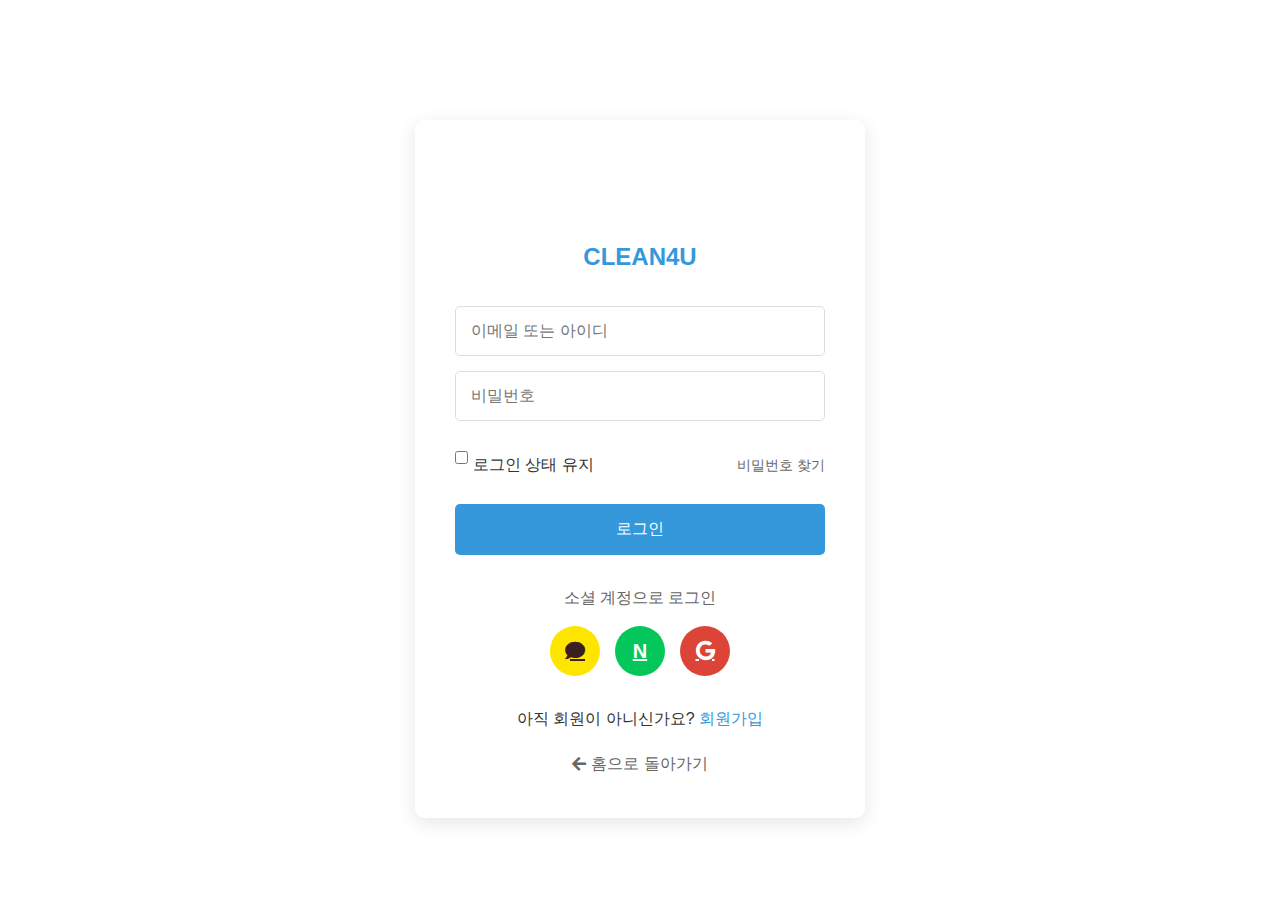
<file: oauth/callback/callback.html>
<!DOCTYPE html>
<html lang="ko">
<head>
    <meta charset="UTF-8">
    <meta name="viewport" content="width=device-width, initial-scale=1.0">
    <title>클린포유 - 로그인 처리 중</title>
    <link href="https://fonts.googleapis.com/css2?family=Noto+Sans+KR:wght@300;400;500;700&display=swap" rel="stylesheet">
    <style>
        body {
            font-family: 'Noto Sans KR', sans-serif;
            background-color: #f9f9f9;
            display: flex;
            justify-content: center;
            align-items: center;
            height: 100vh;
            margin: 0;
        }
        .loading-container {
            text-align: center;
            padding: 30px;
            background-color: white;
            border-radius: 10px;
            box-shadow: 0 5px 20px rgba(0, 0, 0, 0.1);
        }
        .spinner {
            border: 4px solid rgba(0, 0, 0, 0.1);
            width: 36px;
            height: 36px;
            border-radius: 50%;
            border-left-color: #3498db;
            animation: spin 1s linear infinite;
            margin: 0 auto 20px;
        }
        @keyframes spin {
            0% { transform: rotate(0deg); }
            100% { transform: rotate(360deg); }
        }
    </style>
    <!-- 카카오 SDK 로드 -->
    <script src="https://developers.kakao.com/sdk/js/kakao.js"></script>
</head>
<body>
    <div class="loading-container">
        <div class="spinner"></div>
        <h2>로그인 처리 중입니다</h2>
        <p>잠시만 기다려주세요...</p>
    </div>
    
    <script>
        // OAuth 콜백 처리
        document.addEventListener('DOMContentLoaded', function() {
            const urlParams = new URLSearchParams(window.location.search);
            const code = urlParams.get('code');
            const state = urlParams.get('state');
            const error = urlParams.get('error');
            const provider = urlParams.get('provider');
            
            // 오류 처리
            if (error) {
                alert('로그인 중 오류가 발생했습니다: ' + error);
                window.location.href = '/login.html';
                return;
            }
            
            // 인증 코드 확인
            if (!code) {
                alert('인증 코드를 받지 못했습니다. 다시 시도해주세요.');
                window.location.href = '/login.html';
                return;
            }
            
            // 공급자별 처리
            if (!provider) {
                alert('소셜 로그인 공급자 정보가 없습니다.');
                window.location.href = '/login.html';
                return;
            }
            
            // 네이버 로그인 상태 확인
            if (provider === 'naver' && state) {
                const savedState = sessionStorage.getItem('naverState');
                if (savedState !== state) {
                    alert('보안을 위해 로그인이 취소되었습니다. (상태 불일치)');
                    window.location.href = '/login.html';
                    return;
                }
            }
            
            // 서버로 인증 코드 전송하기
            function exchangeCodeForToken(code, provider) {
                // 실제 서비스에서는 서버 API를 호출하여 액세스 토큰 획득
                // fetch('/api/auth/' + provider, {
                //     method: 'POST',
                //     headers: { 'Content-Type': 'application/json' },
                //     body: JSON.stringify({ code: code, state: state })
                // })
                // .then(response => response.json())
                // .then(data => {
                //     localStorage.setItem('userData', JSON.stringify(data));
                //     window.location.href = '/index.html';
                // })
                // .catch(error => {
                //     console.error('Error:', error);
                //     alert('로그인 처리 중 오류가 발생했습니다.');
                //     window.location.href = '/login.html';
                // });

                // 개발 목적으로 임시 처리
                console.log(`${provider} auth code:`, code);
                
                setTimeout(function() {
                    // 임시 사용자 정보 생성 (실제로는 서버에서 받아와야 함)
                    const providerNames = {
                        'kakao': '카카오',
                        'naver': '네이버',
                        'google': '구글'
                    };
                    
                    const mockUserData = {
                        name: `${providerNames[provider] || provider} 사용자`,
                        email: `${provider}@example.com`,
                        isLoggedIn: true,
                        loginTime: new Date().toISOString(),
                        loginMethod: provider,
                        profileImage: 'https://via.placeholder.com/100'
                    };
                    
                    // 로컬 스토리지에 사용자 정보 저장
                    localStorage.setItem('userData', JSON.stringify(mockUserData));
                    
                    // 홈페이지로 리다이렉트
                    window.location.href = '/index.html';
                }, 1500);
            }
            
            // 인증 코드 처리
            exchangeCodeForToken(code, provider);
        });
    </script>
</body>
</html>
</file>
<file: css/styles.css>
/* 기본 스타일 */
* {
    margin: 0;
    padding: 0;
    box-sizing: border-box;
    font-family: 'Pretendard', sans-serif;
}

body {
    line-height: 1.6;
    color: #333;
}

.container {
    max-width: 1200px;
    margin: 0 auto;
    padding: 0 20px;
}

/* 네비게이션 바 */
header {
    display: flex;
    justify-content: space-between;
    align-items: center;
    background-color: transparent; /* 기본 배경색 투명 */
    padding: 15px 15%;
    box-shadow: 0 2px 10px rgba(0, 0, 0, 0.1);
    position: fixed;
    top: 0;
    left: 0;
    right: 0;
    z-index: 1000;
    color: black; 
    transition: background-color 0.3s, color 0.3s; 
}

/* 네비게이션 메뉴 항목 글자 간격 */
nav ul li a {
    letter-spacing: 1.5px; /* 글자 간격 조정 */
    font-weight: 500; /* 글자 두께 */
}

/* 메뉴 항목 사이 간격 */
nav ul li {
    margin-left: 25px; /* 메뉴 항목 사이 간격 늘림 */
}

/* 로고 텍스트 글자 간격 */
.logo div {
    letter-spacing: 2px; /* 로고 텍스트 글자 간격 */
}
header.scrolled {
    background-color: #A4D8F4;
    color: white; 
}
header:hover {
    background-color: #A4D8F4; 
    color: white; 
}

.logo {
    display: flex;
    align-items: center;
    font-weight: bold;
    font-size: 24px;
    color: white;
}

.logo img {
    height: 40px;
    margin-right: 10px;
}

nav ul {
    display: flex;
    list-style: none;
    padding: 0;
    margin: 0;
    gap: 20px;
    flex-wrap: nowrap;
}

nav ul li {
    display: inline;
}

nav ul li a {
    color: white;
    text-decoration: none;
    font-weight: 500;
    font-size: 1.1em; /* 글씨 크기 축소 */
    padding: 6px 5px; /* 상하/좌우 간격 축소 */
    transition: color 0.3s;
}

nav ul li a:hover {
    color: #3498db;
}

/* 슬라이더 스타일 */
#slider {
    position: relative;
    height: 100vh;
    overflow: hidden;
}

.slides {
    width: 100%;
    height: 100%;
    position: relative;
}

.slide {
    position: absolute;
    width: 100%;
    height: 100%;
    opacity: 0;
    transition: opacity 1s ease-in-out;
}

.slide.active {
    opacity: 1;
}

.slide img {
    width: 100%;
    height: 100%;
    object-fit: cover;
}

.overlay-text {
    position: absolute;
    top: 50%;
    left: 50%;
    transform: translate(-50%, -50%);
    text-align: center;
    color: white;
    font-size: 3rem;
    font-weight: bold;
    text-shadow: 2px 2px 4px rgba(0, 0, 0, 0.5);
    z-index: 10;
    width: 100%;

}



/* 버튼 스타일 */
.btn {
    display: inline-block;
    background-color: #3498db;
    color: white;
    padding: 8px 15px;
    border-radius: 30px;
    text-decoration: none;
    font-weight: 500;
    transition: background-color 0.3s, transform 0.3s;
    margin-top: 20px;
    border: none;
    cursor: pointer;
    font-size: 1.9rem;
}

.btn:hover {
    background-color: #2980b9;
    transform: translateY(-2px);
}

/* 섹션 스타일 */
.section {
    padding: 80px 0;
    text-align: center;
}

.section h2 {
    font-size: 2.5rem;
    margin-bottom: 10px;
    color: #333;
}

.section p {
    font-size: 1.1rem;
    color: #666;
    margin-bottom: 40px;
}

/* 특별함 섹션 스타일 */
.features-container {
    display: flex;
    justify-content: center;
}

.features {
    display: grid;
    grid-template-columns: repeat(2, 1fr);
    gap: 30px;
    max-width: 900px;
}

.feature {
    display: flex;
    align-items: flex-start;
    text-align: left;
    background-color: #f9f9f9;
    padding: 25px;
    border-radius: 10px;
    box-shadow: 0 5px 15px rgba(0, 0, 0, 0.05);
    transition: transform 0.3s;
}

.feature:hover {
    transform: translateY(-5px);
}


.feature-icon {
    width: 50px; /* 너비를 50px로 설정 */
    height: 50px; /* 높이를 50px로 설정 */
    margin-right: 1rem;
    background-color: #e1f0fa;
    border-radius: 50%;
    display: flex;
    justify-content: center;
    align-items: center;
    color: #3498db;
    font-size: 2rem; /* 아이콘 크기를 일관되게 설정 */
    line-height: 50px; /* 아이콘을 수직 중앙에 배치 */
    flex-shrink: 0; /* 아이콘이 줄어들지 않도록 설정 */
}



.feature h3 {
    font-size: 1.3rem;
    margin-bottom: 10px;
    color: #333;
}

/* 제공서비스 섹션 스타일 */
h2 {
    font-size: 2.5rem;
    margin-bottom: 20px;
    bottom : 40px;
    color: #333;
    text-align: center;
}

#services {
    padding: 60px 0;
    text-align: center;
    background-color: #f7f7f8;
}


.service-list {
    display: grid;
    grid-template-columns: repeat(auto-fit, minmax(250px, 1fr));
    gap: 30px;
    max-width: 1200px;
    margin: 0 auto;
    padding: 0 20px;
}

.service {
    background-color: white;
    border-radius: 10px;
    overflow: hidden;
    box-shadow: 0 5px 15px rgba(0, 0, 0, 0.05);
    transition: transform 0.3s;
}

.service:hover {
    transform: translateY(-10px);
}

.service img {
    width: 100%;
    height: 200px;
    object-fit: cover;
}

.service h3 {
    font-size: 1.3rem;
    margin: 20px 0 10px;
    color: #333;
}

.service p {
    padding: 0 20px;
    margin-bottom: 20px;
    color: #666;
}

.button-container {
    display: flex; /* Flexbox 사용 */
    justify-content: center; /* 수평 가운데 정렬 */
    margin-top: -50px;
    
}

#reservationButton {
    margin-bottom: 20px;
    background-color: #3498db;
    color: white;
    border: none;
    padding: 10px 20px;
    border-radius: 5px;
    cursor: pointer;
    transition: background-color 0.3s, border-color 0.3s;
}

#reservationButton {
    background-color: #2980b9;
}



/* 리뷰 섹션 스타일 */
.reviews {
    display: grid;
    grid-template-columns: repeat(auto-fit, minmax(300px, 1fr));
    gap: 30px;
    max-width: 1200px;
    margin: 0 auto;
    padding: 0 20px;
}

.review-item {
    background-color: #f9f9f9;
    padding: 30px;
    border-radius: 10px;
    box-shadow: 0 5px 15px rgba(0, 0, 0, 0.05);
    text-align: left;
}

.review-item p {
    font-style: italic;
    color: #555;
    line-height: 1.8;
}

/* 문의 폼 스타일 */
.contact-form {
    max-width: 600px;
    margin: 0 auto;
    display: flex;
    flex-direction: column;
}

.contact-form input,
.contact-form textarea {
    margin-bottom: 15px;
    padding: 15px;
    border: 1px solid #ddd;
    border-radius: 5px;
    font-size: 1rem;
}

.contact-form textarea {
    height: 150px;
    resize: vertical;
}


/* 푸터 스타일 */
.footer {
    height: 126.4px;
    text-align: center;
    padding: 20px;
    font-size: 0.9em;
    color: #666;
    background: #F2F2F2;
}
.footer p{
    height: 21.6px;
    margin: 14px;
}

/* 반응형 디자인 */
@media (max-width: 768px) {
    header {
        flex-direction: column;
        padding: 15px;
    }
    
    .logo {
        margin-bottom: 15px;
    }
    
    nav ul {
        flex-wrap: wrap;
        justify-content: center;
    }
    
    nav ul li {
        margin: 5px 10px;
    }
    
    .features {
        grid-template-columns: 1fr;
    }
    
    .overlay-text {
        font-size: 2rem;
    }
}

/* 사용자 메뉴 스타일 */
.user-menu {
    position: relative;
    cursor: pointer;
    padding:  0;
    display: flex;
    align-items: center;
    color: #efeaea; /* 네비게이션 메뉴 색상과 일치 */
    height: 100%;
}

.user-name {
    font-weight: 500;
    display: inline-block;
    padding-right: 20px;
    position: relative;
}

.user-name::after {
    content: '▼';
    font-size: 0.7em;
    position: absolute;
    right: 0;
    top: 50%;
    transform: translateY(-50%);
    transition: transform 0.3s;
}

.user-menu.active .user-name::after {
    transform: translateY(-50%) rotate(180deg);
}

.dropdown-menu {
    position: absolute;
    top: 100%;
    right: 0;
    background-color: white;
    border-radius: 5px;
    box-shadow: 0 5px 15px rgba(0, 0, 0, 0.1);
    min-width: 150px;
    opacity: 0;
    visibility: hidden;
    transform: translateY(10px);
    transition: all 0.3s;
    z-index: 1001;
}

.user-menu.active .dropdown-menu {
    opacity: 1;
    visibility: visible;
    transform: translateY(0);
}

.dropdown-menu a {
    display: block;
    padding: 10px 15px;
    color: #333 !important;
    text-decoration: none;
    border-bottom: 1px solid #f1f1f1;
    transition: background-color 0.3s;
}

.dropdown-menu a:last-child {
    border-bottom: none;
}

.dropdown-menu a:hover {
    background-color: #f9f9f9;
    color: #3498db !important;
}

/* 로그아웃 버튼 특별 스타일 */
#logout-button {
    color: #e74c3c !important;
}

#logout-button:hover {
    background-color: #ffe6e6;
}
</file>
<file: css/Mypage.css>
* {
    margin: 0;
    padding: 0;
    box-sizing: border-box;
    font-family: 'Noto Sans KR', sans-serif;
}
body {
    background-color: #f5f5f5;
    color: #333;
}
header {
    background-color: #4a90e2;
    color: white;
    padding: 1rem 2rem;
    box-shadow: 0 2px 5px rgba(0,0,0,0.1);
}
.container {
    max-width: 1200px;
    margin: 2rem auto;
    padding: 0 1rem;
    display: flex;
    gap: 2rem;
}
.sidebar {
    flex: 0 0 250px;
    background-color: white;
    border-radius: 8px;
    box-shadow: 0 0 10px rgba(0,0,0,0.05);
    padding: 1.5rem;
}
.sidebar-menu {
    list-style: none;
}
.sidebar-menu li {
    margin-bottom: 0.8rem;
}
.sidebar-menu li a {
    display: block;
    text-decoration: none;
    color: #555;
    padding: 0.8rem 1rem;
    border-radius: 4px;
    transition: all 0.3s;
}
.sidebar-menu li a:hover, .sidebar-menu li a.active {
    background-color: #f0f7ff;
    color: #4a90e2;
}
.content {
    flex: 1;
    background-color: white;
    border-radius: 8px;
    box-shadow: 0 0 10px rgba(0,0,0,0.05);
    padding: 2rem;
}
h1, h2, h3 {
    margin-bottom: 1.5rem;
}
.user-info {
    display: grid;
    grid-template-columns: 150px 1fr;
    gap: 0.5rem;
    margin-bottom: 2rem;
}
.user-info dt {
    font-weight: bold;
    color: #666;
}
.btn {
    display: inline-block;
    padding: 0.5rem 1rem;
    background-color: #4a90e2;
    color: white;
    border: none;
    border-radius: 4px;
    cursor: pointer;
    text-decoration: none;
    font-size: 0.9rem;
    transition: background-color 0.3s;
}
.btn:hover {
    background-color: #3a80d2;
}
.btn-secondary {
    background-color: #e0e0e0;
    color: #333;
}
.btn-secondary:hover {
    background-color: #d0d0d0;
}
.tabs {
    display: flex;
    margin-bottom: 1.5rem;
    border-bottom: 1px solid #ddd;
}
.tab {
    padding: 0.8rem 1.5rem;
    cursor: pointer;
    color: #777;
    transition: all 0.3s;
    border-bottom: 2px solid transparent;
}
.tab.active {
    color: #4a90e2;
    border-bottom: 2px solid #4a90e2;
}
.tab-content {
    display: none;
}
.tab-content.active {
    display: block;
}
table {
    width: 100%;
    border-collapse: collapse;
    margin-bottom: 2rem;
}
th, td {
    padding: 0.8rem;
    text-align: left;
    border-bottom: 1px solid #eee;
}
th {
    background-color: #f9f9f9;
    font-weight: 500;
}
.review-item {
    border-bottom: 1px solid #eee;
    padding-bottom: 1rem;
    margin-bottom: 1rem;
}
.review-header {
    display: flex;
    justify-content: space-between;
    margin-bottom: 0.5rem;
}
.stars {
    color: #ffc107;
}
.point-box {
    background-color: #f9f9f9;
    border-radius: 6px;
    padding: 1.5rem;
    text-align: center;
    margin-bottom: 1.5rem;
}
.point-amount {
    font-size: 2rem;
    font-weight: bold;
    color: #4a90e2;
    margin-bottom: 0.5rem;
}
.form-group {
    margin-bottom: 1.5rem;
}
label {
    display: block;
    margin-bottom: 0.5rem;
    font-weight: 500;
}
input[type="text"],
input[type="password"],
input[type="tel"] {
    width: 100%;
    padding: 0.8rem;
    border: 1px solid #ddd;
    border-radius: 4px;
}
.profile-pic {
    width: 100px;
    height: 100px;
    border-radius: 50%;
    background-color: #eee;
    margin-bottom: 1rem;
    display: flex;
    align-items: center;
    justify-content: center;
    font-size: 2rem;
    color: #aaa;
}
.reservation-card {
    border: 1px solid #eee;
    border-radius: 8px;
    padding: 1.5rem;
    margin-bottom: 1.5rem;
}
.reservation-header {
    display: flex;
    justify-content: space-between;
    margin-bottom: 1rem;
}
.reservation-date {
    font-weight: bold;
}
.reservation-status {
    padding: 0.3rem 0.8rem;
    border-radius: 20px;
    font-size: 0.8rem;
}
.status-confirmed {
    background-color: #e7f5ea;
    color: #28a745;
}
.status-pending {
    background-color: #fff3cd;
    color: #ffc107;
}
.status-completed {
    background-color: #e2e6ea;
    color: #6c757d;
}
.reservation-details {
    border-top: 1px solid #eee;
    padding-top: 1rem;
    margin-top: 1rem;
}
</file>
<file: css/register.css>
/* 기본 스타일 */
body {
    font-family: 'Noto Sans KR', sans-serif;
    margin: 0;
    padding: 0;
    background-color: #f5f5f5;
    color: #333;
}

/* 회원가입 컨테이너 */
.signup-container {
    max-width: 500px;
    margin: 120px auto 50px;
    padding: 40px;
    background-color: white;
    border-radius: 10px;
    box-shadow: 0 5px 20px rgba(0, 0, 0, 0.1);
}

/* 로고 스타일 */
.signup-logo {
    text-align: center;
    margin-bottom: 30px;
}

.signup-logo img {
    height: 60px;
}

.signup-logo div {
    font-size: 24px;
    font-weight: bold;
    color: #3498db;
    margin-top: 10px;
}

/* 폼 스타일 */
.signup-form {
    display: flex;
    flex-direction: column;
}

.signup-form input {
    padding: 15px;
    margin-bottom: 15px;
    border: 1px solid #ddd;
    border-radius: 5px;
    font-size: 16px;
}

.input-group {
    position: relative;
    margin-bottom: 15px;
}

.input-group input {
    width: 100%;
    margin-bottom: 0;
}

.input-group .validation-message {
    font-size: 12px;
    color: #e74c3c;
    margin-top: 5px;
    display: none;
}

.input-group.error input {
    border-color: #e74c3c;
}

.input-group.error .validation-message {
    display: block;
}

/* 전화번호 입력 스타일 */
.phone-input {
    display: flex;
    gap: 10px;
}

.phone-input input {
    flex: 1;
}

/* 약관 스타일 */
.terms-container {
    margin: 20px 0;
}

.terms-item {
    display: flex;
    align-items: center;
    margin-bottom: 10px;
}

.terms-item input {
    margin-right: 10px;
    margin-bottom: 0;
}

.terms-item label {
    font-size: 14px;
}

.terms-item a {
    margin-left: 5px;
    color: #3498db;
    text-decoration: none;
}

.terms-item a:hover {
    text-decoration: underline;
}

/* 버튼 스타일 */
.signup-btn {
    padding: 15px;
    background-color: #3498db;
    color: white;
    border: none;
    border-radius: 5px;
    font-size: 16px;
    font-weight: 500;
    cursor: pointer;
    transition: background-color 0.3s;
    margin-top: 20px;
}

.signup-btn:hover {
    background-color: #2980b9;
}

/* 로그인 링크 스타일 */
.login-link {
    text-align: center;
    margin-top: 30px;
}

.login-link a {
    color: #3498db;
    text-decoration: none;
    font-weight: 500;
}

.login-link a:hover {
    text-decoration: underline;
}

/* 홈으로 돌아가기 링크 스타일 */
.back-home {
    text-align: center;
    margin-top: 20px;
}

.back-home a {
    color: #666;
    text-decoration: none;
    display: inline-flex;
    align-items: center;
}

.back-home a i {
    margin-right: 5px;
}

.back-home a:hover {
    color: #3498db;
}

/* 소셜 회원가입 스타일 */
.social-signup {
    margin-top: 30px;
    text-align: center;
}

.social-signup p {
    margin-bottom: 15px;
    color: #666;
}

.social-icons {
    display: flex;
    justify-content: center;
    gap: 15px;
}

.social-icon {
    width: 50px;
    height: 50px;
    border-radius: 50%;
    display: flex;
    align-items: center;
    justify-content: center;
    font-size: 20px;
    color: white;
    transition: transform 0.3s;
}

.social-icon:hover {
    transform: translateY(-3px);
}

.kakao {
    background-color: #FEE500;
    color: #3C1E1E;
}

.naver {
    background-color: #03C75A;
}

.google {
    background-color: #DB4437;
}

/* 구분선 스타일 */
.divider {
    display: flex;
    align-items: center;
    margin: 30px 0;
}

.divider hr {
    flex-grow: 1;
    border: none;
    height: 1px;
    background-color: #ddd;
}

.divider span {
    padding: 0 15px;
    color: #777;
    font-size: 14px;
}

/* 주소 입력 관련 스타일 */
.address-input {
    margin-bottom: 15px;
}

.zipcode-group {
    display: flex;
    gap: 10px;
    margin-bottom: 10px;
}

.zipcode-group input {
    flex: 1;
    margin-bottom: 0;
}

.zipcode-btn {
    padding: 0 15px;
    background-color: #3498db;
    color: white;
    border: none;
    border-radius: 5px;
    font-size: 14px;
    font-weight: 500;
    cursor: pointer;
    transition: background-color 0.3s;
    white-space: nowrap;
}

.zipcode-btn:hover {
    background-color: #2980b9;
}

.address-detail {
    margin-top: 10px;
}

.section-title {
    font-size: 16px;
    font-weight: 500;
    margin-top: 20px;
    margin-bottom: 15px;
    color: #333;
}
</file>
